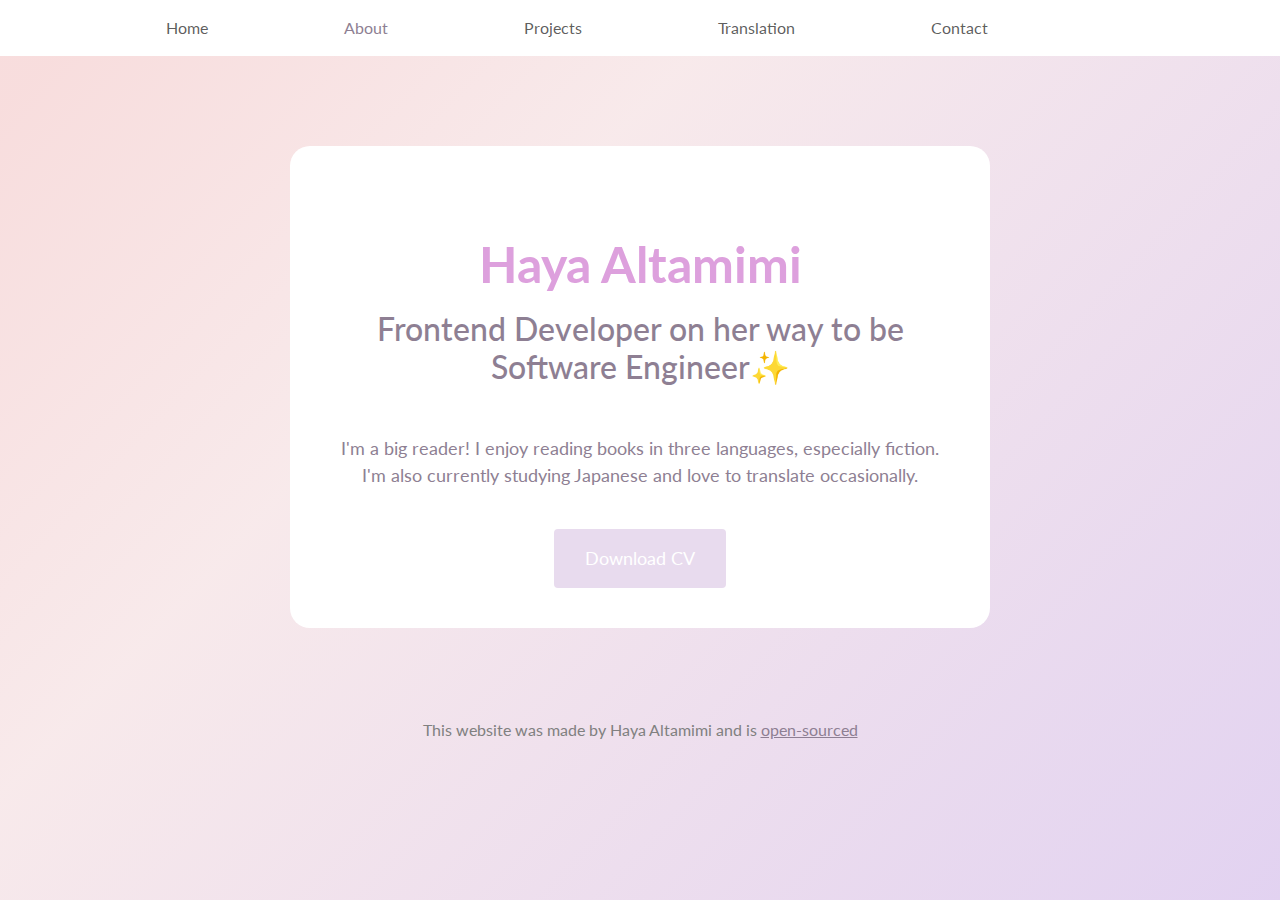
<file: about.html>
<!DOCTYPE html>
<html lang="en">
<head>
    <meta charset="UTF-8">
    <meta name="viewport" content="width=device-width, initial-scale=1.0">
    <meta name="description" content="Haya is a Frontend developer based in Saudi Arabia. She has experience with HTML, CSS, JavaScript, React, Bootstrap & Python. She also has experience with technical translation and writing.">
    <link href="https://cdn.jsdelivr.net/npm/bootstrap@5.3.3/dist/css/bootstrap.min.css" rel="stylesheet" integrity="sha384-QWTKZyjpPEjISv5WaRU9OFeRpok6YctnYmDr5pNlyT2bRjXh0JMhjY6hW+ALEwIH" crossorigin="anonymous">
    <link rel="preconnect" href="https://fonts.googleapis.com">
    <link rel="preconnect" href="https://fonts.gstatic.com" crossorigin>
    <link href="https://fonts.googleapis.com/css2?family=Cherry+Bomb+One&display=swap" rel="stylesheet">
    <script src="https://cdn.jsdelivr.net/npm/bootstrap@5.3.3/dist/js/bootstrap.bundle.min.js" integrity="sha384-YvpcrYf0tY3lHB60NNkmXc5s9fDVZLESaAA55NDzOxhy9GkcIdslK1eN7N6jIeHz" crossorigin="anonymous"></script>
    <link rel="preconnect" href="https://fonts.googleapis.com">
<link rel="preconnect" href="https://fonts.gstatic.com" crossorigin>
<link href="https://fonts.googleapis.com/css2?family=Lato:ital,wght@0,100;0,300;0,400;0,700;0,900;1,100;1,300;1,400;1,700;1,900&family=Poppins:ital,wght@0,100;0,200;0,300;0,400;0,500;0,600;0,700;0,800;0,900;1,100;1,200;1,300;1,400;1,500;1,600;1,700;1,800;1,900&display=swap" rel="stylesheet">
    <link rel="stylesheet" href="styles/style.css">
    <title>About Haya Altamimi</title>
</head>
<body>
        <nav class="navbar navbar-expand-lg bg-body-tertiary bg-white">
  <div class="container">
    <a class="navbar-brand" href="/"></a>
    <button class="navbar-toggler" type="button" data-bs-toggle="collapse" data-bs-target="#navbarNav" aria-controls="navbarNav" aria-expanded="false" aria-label="Toggle navigation">
      <span class="navbar-toggler-icon"></span>
    </button>
    <div class="collapse navbar-collapse" id="navbarNav">
      <ul class="navbar-nav">
        <li class="nav-item">
          <a class="nav-link" aria-current="page" href="/" title="Homepage">Home</a>
        </li>
        <li class="nav-item">
          <a class="nav-link active" href="/about.html" title="About Haya">About</a>
        </li>
        <li class="nav-item">
          <a class="nav-link" href="/projects.html" title="Haya's Projects">Projects</a>
        </li>
         <li class="nav-item">
            <a class="nav-link" href="/translation.html" title="Haya's Translations">Translation</a>
        </li>
         <li class="nav-item">
            <a class="nav-link" href="/contact.html" title="Contact Haya">Contact</a>
        </li>
         <li class="nav-item">
      </ul>
    </div>
  </div>
</nav>
    <div class="content-container">
<h1 class="name mt-5">Haya Altamimi</h1>
<h2 class="mt-3">Frontend Developer on her way to be Software Engineer✨</h2>
<p class="mt-5">I'm a big reader! I enjoy reading books in three languages, especially fiction. 
        <br>
    I'm also currently studying Japanese and love to translate occasionally.
</p>
 <div>
        <a href="https://orange-sigrid-21.tiiny.site/" class="btn btn-branding mt-4">Download CV</a>
      </div>
</div>
<footer>This website was made by Haya Altamimi and is <a href="https://github.com/HayaTamimi/responsive-portfolio">open-sourced</a></footer>
</body>
</html>
</file>
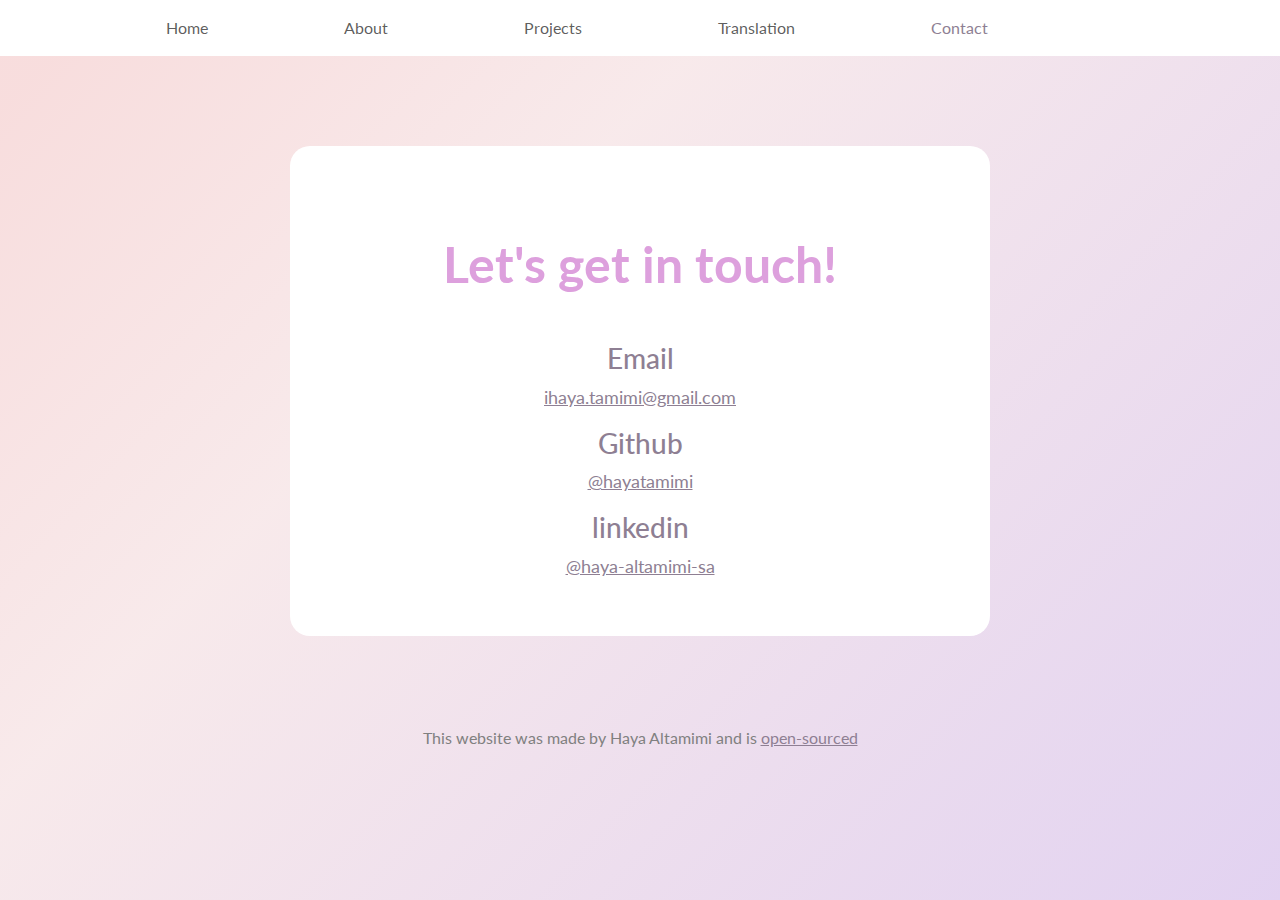
<file: contact.html>
<!DOCTYPE html>
<html lang="en">
<head>
    <meta charset="UTF-8">
    <meta name="viewport" content="width=device-width, initial-scale=1.0">
    <link href="https://cdn.jsdelivr.net/npm/bootstrap@5.3.3/dist/css/bootstrap.min.css" rel="stylesheet" integrity="sha384-QWTKZyjpPEjISv5WaRU9OFeRpok6YctnYmDr5pNlyT2bRjXh0JMhjY6hW+ALEwIH" crossorigin="anonymous">
    <link rel="preconnect" href="https://fonts.googleapis.com">
    <link rel="preconnect" href="https://fonts.gstatic.com" crossorigin>
    <link href="https://fonts.googleapis.com/css2?family=Cherry+Bomb+One&display=swap" rel="stylesheet">
    <script src="https://cdn.jsdelivr.net/npm/bootstrap@5.3.3/dist/js/bootstrap.bundle.min.js" integrity="sha384-YvpcrYf0tY3lHB60NNkmXc5s9fDVZLESaAA55NDzOxhy9GkcIdslK1eN7N6jIeHz" crossorigin="anonymous"></script>
    <link rel="preconnect" href="https://fonts.googleapis.com">
<link rel="preconnect" href="https://fonts.gstatic.com" crossorigin>
<link href="https://fonts.googleapis.com/css2?family=Lato:ital,wght@0,100;0,300;0,400;0,700;0,900;1,100;1,300;1,400;1,700;1,900&family=Poppins:ital,wght@0,100;0,200;0,300;0,400;0,500;0,600;0,700;0,800;0,900;1,100;1,200;1,300;1,400;1,500;1,600;1,700;1,800;1,900&display=swap" rel="stylesheet">
    <link rel="stylesheet" href="styles/style.css">
    <title>About Haya Altamimi</title>
</head>
<body>
    <nav class="navbar navbar-expand-lg bg-body-tertiary bg-white">
  <div class="container">
    <a class="navbar-brand" href="/"></a>
    <button class="navbar-toggler" type="button" data-bs-toggle="collapse" data-bs-target="#navbarNav" aria-controls="navbarNav" aria-expanded="false" aria-label="Toggle navigation">
      <span class="navbar-toggler-icon"></span>
    </button>
    <div class="collapse navbar-collapse" id="navbarNav">
      <ul class="navbar-nav">
        <li class="nav-item">
          <a class="nav-link" aria-current="page" href="/" title="Homepage">Home</a>
        </li>
        <li class="nav-item">
          <a class="nav-link" href="/about.html" title="About Haya">About</a>
        </li>
        <li class="nav-item">
          <a class="nav-link" href="/projects.html" title="Haya's Projects">Projects</a>
        </li>
         <li class="nav-item">
            <a class="nav-link" href="/translation.html" title="Haya's Translations">Translation</a>
        </li>
         <li class="nav-item">
            <a class="nav-link active" href="/contact.html" title="Contact Haya">Contact</a>
        </li>
         <li class="nav-item">
      </ul>
    </div>
  </div>
</nav>
 <div class="content-container">
<h1 class="name mt-5">Let's get in touch!</h1>
<h3 class="mt-5">Email</h3>
<p>
<a href="mailto:ihaya.tamimi@gmail.com">ihaya.tamimi@gmail.com</a>
</p>
<h3>Github</h3>
<p><a href="https://github.com/HayaTamimi" target="_blank">@hayatamimi</a></p>
<h3>linkedin</h3>
<p> <a href="https://www.linkedin.com/in/haya-altamimi-sa/" target="_blank">@haya-altamimi-sa</a></p>
</div>
<footer>This website was made by Haya Altamimi and is <a href="https://github.com/HayaTamimi/responsive-portfolio">open-sourced</a></footer>

</body>

</html>
</file>
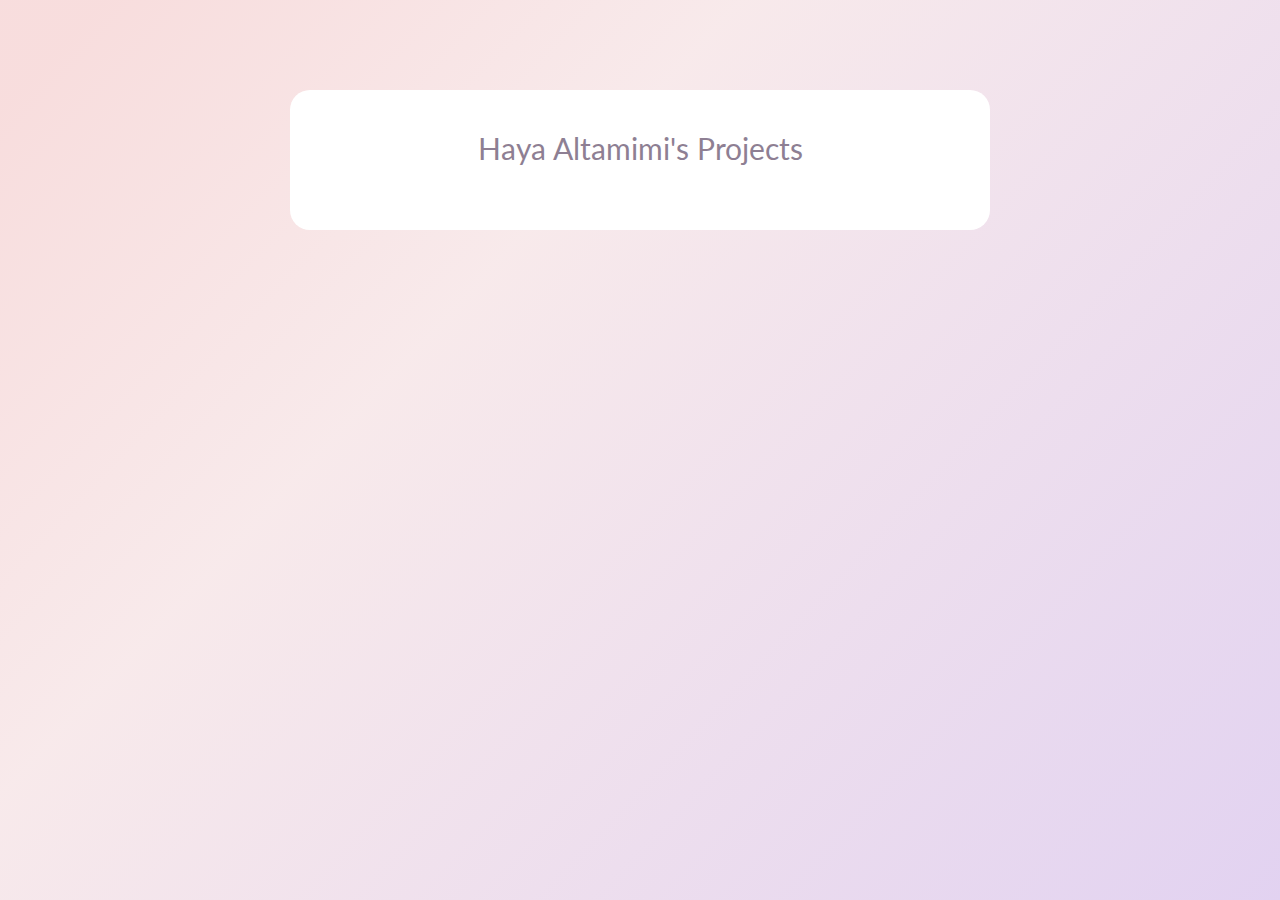
<file: project.html>
<!DOCTYPE html>
<html lang="en">
<head>
    <meta charset="UTF-8">
    <meta name="viewport" content="width=device-width, initial-scale=1.0">
    <link href="https://cdn.jsdelivr.net/npm/bootstrap@5.3.3/dist/css/bootstrap.min.css" rel="stylesheet" integrity="sha384-QWTKZyjpPEjISv5WaRU9OFeRpok6YctnYmDr5pNlyT2bRjXh0JMhjY6hW+ALEwIH" crossorigin="anonymous">
    <link rel="preconnect" href="https://fonts.googleapis.com">
    <link rel="preconnect" href="https://fonts.gstatic.com" crossorigin>
    <link href="https://fonts.googleapis.com/css2?family=Cherry+Bomb+One&display=swap" rel="stylesheet">
    <script src="https://cdn.jsdelivr.net/npm/bootstrap@5.3.3/dist/js/bootstrap.bundle.min.js" integrity="sha384-YvpcrYf0tY3lHB60NNkmXc5s9fDVZLESaAA55NDzOxhy9GkcIdslK1eN7N6jIeHz" crossorigin="anonymous"></script>
    <link rel="preconnect" href="https://fonts.googleapis.com">
<link rel="preconnect" href="https://fonts.gstatic.com" crossorigin>
<link href="https://fonts.googleapis.com/css2?family=Lato:ital,wght@0,100;0,300;0,400;0,700;0,900;1,100;1,300;1,400;1,700;1,900&family=Poppins:ital,wght@0,100;0,200;0,300;0,400;0,500;0,600;0,700;0,800;0,900;1,100;1,200;1,300;1,400;1,500;1,600;1,700;1,800;1,900&display=swap" rel="stylesheet">
    <link rel="stylesheet" href="styles/style.css">
    <title>About Haya Altamimi</title>
</head>
<body>
    <div class="content-container container">
            <div class="content">
        <h1 class="mb-4">Haya Altamimi's Projects</h1>
    </div>
    </div>
</body>
</html>
</file>
<file: styles/style.css>
:root {
    --branding-color: plum;
    --btn-color: #E8DBEE;
    --paragraph-color: #8e7f93;
    --backround-color: #f7f7f7;
    --defult-font: "Lato", sans-serif;
    --japanese-font: "Cherry Bomb One", system-ui;
}

.active {
    color: #8e7f93 !important;
}

.nav-item {
    padding: 0 60px;
}

.bg-white {
    background-color: white !important;
}
a {
    color: #8e7f93;
}
.name {
    color: plum;
    font-weight: bolder;
    font-size: 50px;
}
body {
    font-family: var(--defult-font);
    background-color: var(--backround-color);
    background-attachment: fixed;
    background-image: linear-gradient(133deg,rgba(254,74,75,.15) 5%,rgba(253,157,166,.15) 35%,rgba(106,0,206,.15))
}

.hi {
  font-family: var(--japanese-font);
  font-style: normal;
  font-size: 50px;
  color: var(--branding-color);
}

.hi-eng {
    font-size: 20px;
}
h1 {
   font-family: var(--defult-font);
   font-size: 30px;
   font-weight: 400;
}

.main {
 text-decoration: underline;
 text-decoration-style: wavy;
 text-decoration-color: plum;
 text-decoration-thickness: 3px;
}

p {
    font-weight: normal;
}

.hero {
    background-color: white;
    border: 80px;
    border-radius: 20px;
    max-width: 700px;
    margin: 90px auto;
    padding: 40px;
    text-align: center;
}  

.hero h1 {
    font-size: 34px;
    margin: 0;
    color: #8e7f93;
}

.btn-branding {
    background-color: var(--btn-color);
    border-radius: 4px;
    color: white;
    font-size: 18px;
    line-height: 27px;
    padding: 15px 30px;
}

.btn-branding:hover {
   background-color: var(--branding-color);
   color: white;
}

.content-container {
    background-color: white;
    border: 80px;
    border-radius: 20px;
    max-width: 700px;
    margin: 90px auto;
    padding: 40px;
    text-align: center;
    color: #8e7f93;

}

.content-container p {
    font-size: large;
    color: #8e7f93;
}

footer {
    text-align: center;
    color: gray;
}
</file>
